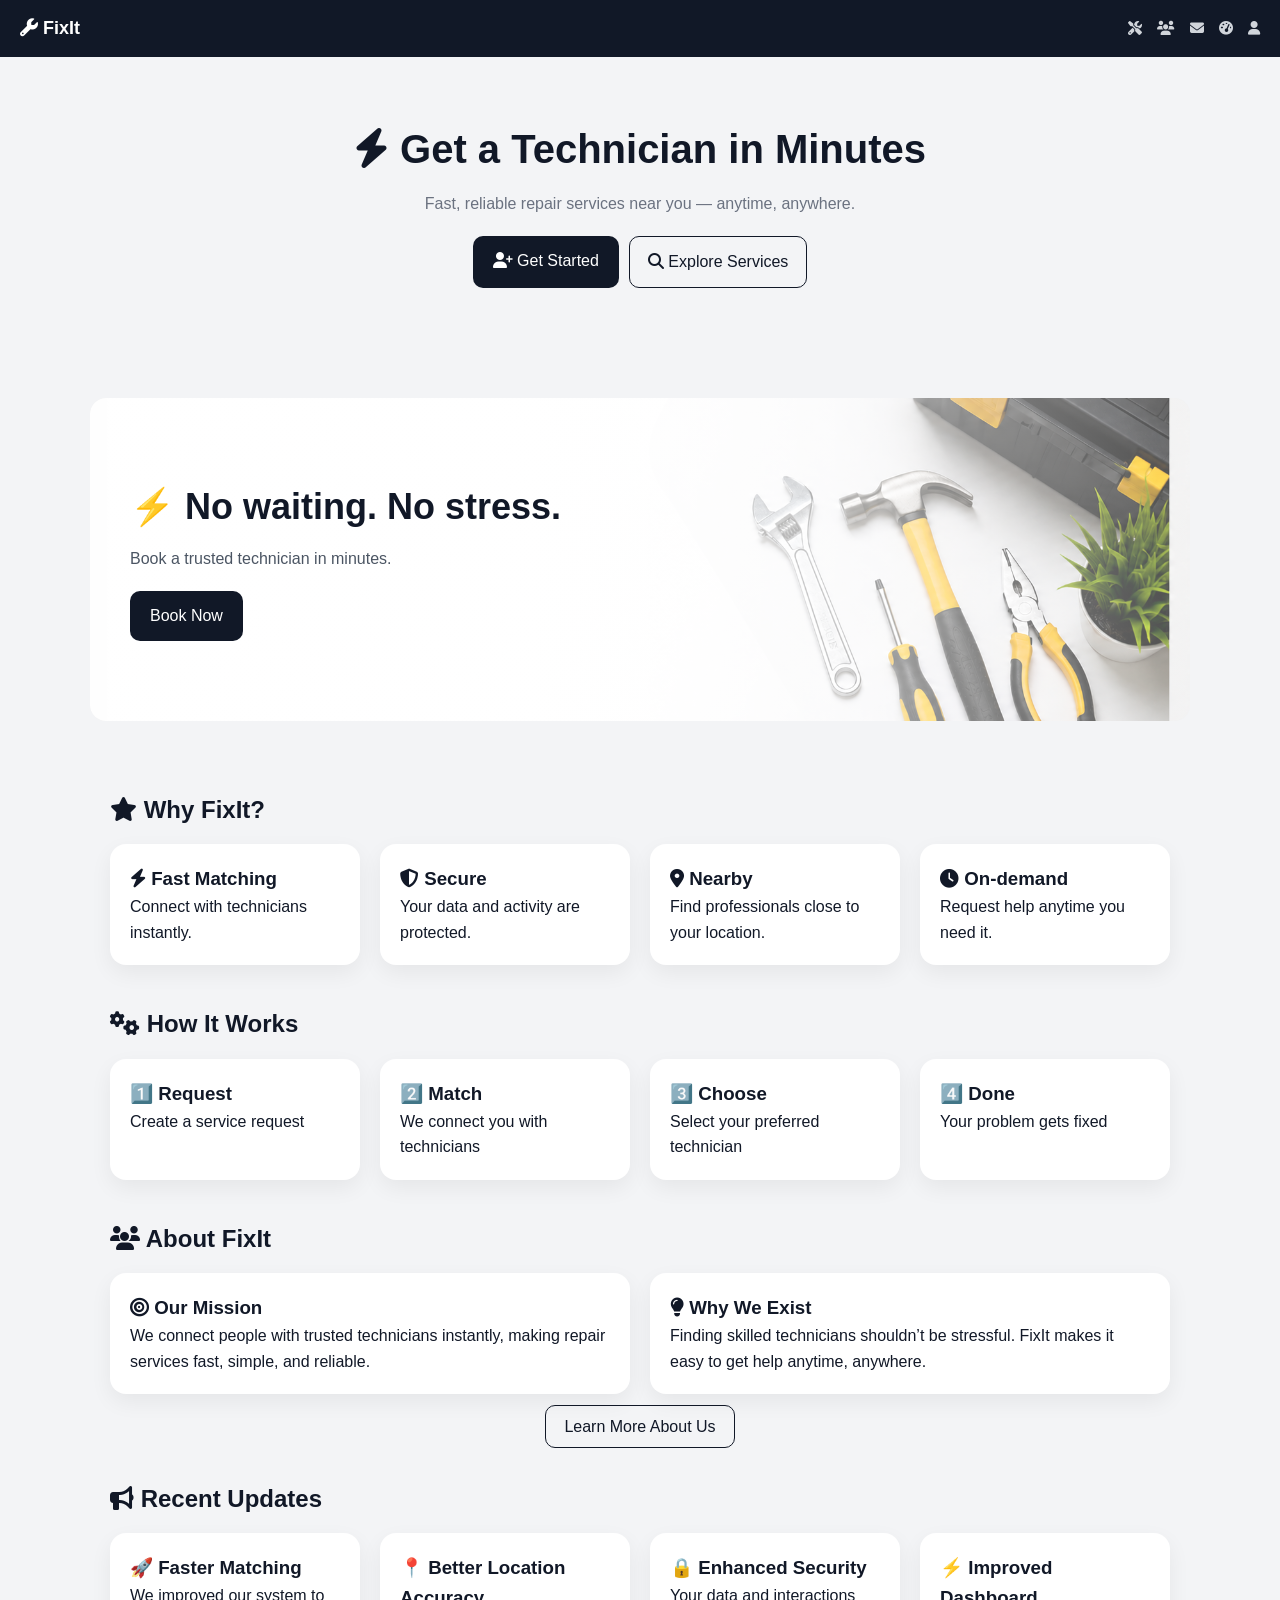
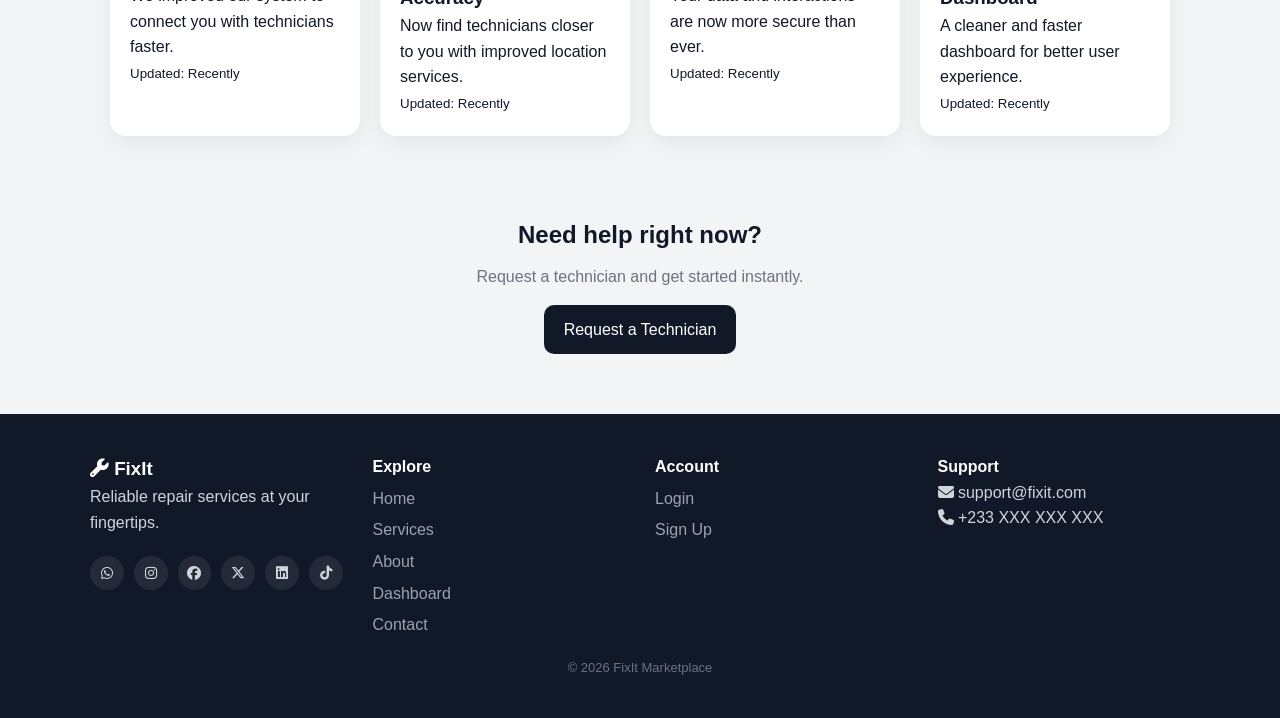
<file: frontend/index.html>
<!DOCTYPE html>
<html lang="en">
<head>
<meta charset="UTF-8">
<title>FixIt Marketplace</title>
<meta name="viewport" content="width=device-width, initial-scale=1.0">

<link rel="stylesheet" href="css/style.css">
<link rel="stylesheet" href="https://cdnjs.cloudflare.com/ajax/libs/font-awesome/6.5.0/css/all.min.css">
</head>

<body>

<!-- NAVBAR -->
<nav class="navbar">
    <h2><i class="fas fa-wrench"></i> FixIt</h2>

    <div>
    
    <a href="services.html" title="Services"><i class="fas fa-tools"></i></a>
    <a href="about.html" title="About"><i class="fas fa-users"></i></a>
    <a href="contact.html" title="Contact"><i class="fas fa-envelope"></i></a>
    <a href="dashboard.html" title="Dashboard"><i class="fas fa-tachometer-alt"></i></a>
    <a href="login.html" title="Login"><i class="fas fa-user"></i></a>
</div>
</nav>

<!-- HERO -->
<section class="hero">
    <h1><i class="fas fa-bolt"></i> Get a Technician in Minutes</h1>

    <p>
        Fast, reliable repair services near you — anytime, anywhere.
    </p>

    <div class="hero-actions">
        <a href="signup.html" class="btn-primary">
            <i class="fas fa-user-plus"></i> Get Started
        </a>

        <a href="services.html" class="btn-outline">
            <i class="fas fa-search"></i> Explore Services
        </a>
    </div>
</section>

<!-- PROMO -->
<section class="promo-banner">
    <div class="banner-content">
        <h2>⚡ No waiting. No stress.</h2>
        <p>Book a trusted technician in minutes.</p>

        <div class="banner-actions">
            <a href="signup.html" class="btn-primary">Book Now</a>
        </div>
    </div>
</section>

<!-- FEATURES -->
<section class="container">
    <h2><i class="fas fa-star"></i> Why FixIt?</h2>

    <div class="grid grid-2">
        <div class="card">
            <h3><i class="fas fa-bolt"></i> Fast Matching</h3>
            <p>Connect with technicians instantly.</p>
        </div>

        <div class="card">
            <h3><i class="fas fa-shield-alt"></i> Secure</h3>
            <p>Your data and activity are protected.</p>
        </div>

        <div class="card">
            <h3><i class="fas fa-map-marker-alt"></i> Nearby</h3>
            <p>Find professionals close to your location.</p>
        </div>

        <div class="card">
            <h3><i class="fas fa-clock"></i> On-demand</h3>
            <p>Request help anytime you need it.</p>
        </div>
    </div>
</section>

<!-- HOW IT WORKS -->
<section class="container">
    <h2><i class="fas fa-cogs"></i> How It Works</h2>

    <div class="grid grid-2">
        <div class="card"><h3>1️⃣ Request</h3><p>Create a service request</p></div>
        <div class="card"><h3>2️⃣ Match</h3><p>We connect you with technicians</p></div>
        <div class="card"><h3>3️⃣ Choose</h3><p>Select your preferred technician</p></div>
        <div class="card"><h3>4️⃣ Done</h3><p>Your problem gets fixed</p></div>
    </div>
</section>

<!-- ABOUT (ADDED) -->
<section class="container">

    <h2><i class="fas fa-users"></i> About FixIt</h2>

    <div class="grid grid-2">

        <div class="card">
            <h3><i class="fas fa-bullseye"></i> Our Mission</h3>
            <p>
                We connect people with trusted technicians instantly,
                making repair services fast, simple, and reliable.
            </p>
        </div>

        <div class="card">
            <h3><i class="fas fa-lightbulb"></i> Why We Exist</h3>
            <p>
                Finding skilled technicians shouldn’t be stressful.
                FixIt makes it easy to get help anytime, anywhere.
            </p>
        </div>

    </div>

    <div style="text-align:center; margin-top:20px;">
        <a href="about.html" class="btn-outline">
            Learn More About Us
        </a>
    </div>

</section>

<!-- RECENT UPDATES (ADDED) -->
<section class="container">

    <h2><i class="fas fa-bullhorn"></i> Recent Updates</h2>

    <div class="grid grid-2">

        <div class="card">
            <h3>🚀 Faster Matching</h3>
            <p>We improved our system to connect you with technicians faster.</p>
            <small>Updated: Recently</small>
        </div>

        <div class="card">
            <h3>📍 Better Location Accuracy</h3>
            <p>Now find technicians closer to you with improved location services.</p>
            <small>Updated: Recently</small>
        </div>

        <div class="card">
            <h3>🔒 Enhanced Security</h3>
            <p>Your data and interactions are now more secure than ever.</p>
            <small>Updated: Recently</small>
        </div>

        <div class="card">
            <h3>⚡ Improved Dashboard</h3>
            <p>A cleaner and faster dashboard for better user experience.</p>
            <small>Updated: Recently</small>
        </div>

    </div>

</section>

<!-- CTA -->
<section class="hero">
    <h2>Need help right now?</h2>

    <p style="color:#6b7280; margin-bottom:15px;">
        Request a technician and get started instantly.
    </p>

    <a href="signup.html" class="btn-primary">
        Request a Technician
    </a>
</section>

<!-- FOOTER -->
<footer class="footer">

    <div class="footer-container">

        <!-- BRAND -->
        <div class="footer-section">
            <h3><i class="fas fa-wrench"></i> FixIt</h3>
            <p>Reliable repair services at your fingertips.</p>

            <div class="social-icons">
                <a href="#" class="whatsapp"><i class="fab fa-whatsapp"></i></a>
                <a href="#" class="instagram"><i class="fab fa-instagram"></i></a>
                <a href="#" class="facebook"><i class="fab fa-facebook"></i></a>
                <a href="#" class="x"><i class="fab fa-x-twitter"></i></a>
                <a href="#" class="linkedin"><i class="fab fa-linkedin"></i></a>
                <a href="#" class="tiktok"><i class="fab fa-tiktok"></i></a>
            </div>
        </div>

        <!-- EXPLORE -->
        <div class="footer-section">
    <h4>Explore</h4>
    <a href="index.html">Home</a>
    <a href="services.html">Services</a>
    <a href="about.html">About</a>
    <a href="dashboard.html">Dashboard</a>
    <a href="contact.html">Contact</a>
</div>

        <!-- ACCOUNT -->
        <div class="footer-section">
            <h4>Account</h4>
            <a href="login.html">Login</a>
            <a href="signup.html">Sign Up</a>
        </div>

        <!-- SUPPORT -->
        <div class="footer-section">
            <h4>Support</h4>
            <p><i class="fas fa-envelope"></i> support@fixit.com</p>
            <p><i class="fas fa-phone"></i> +233 XXX XXX XXX</p>
        </div>

    </div>

    <div class="footer-bottom">
        <p>© 2026 FixIt Marketplace</p>
    </div>

</footer>
<script src="js/config.js"></script>
<script src="js/ui.js"></script>
</body>
</html>
</file>
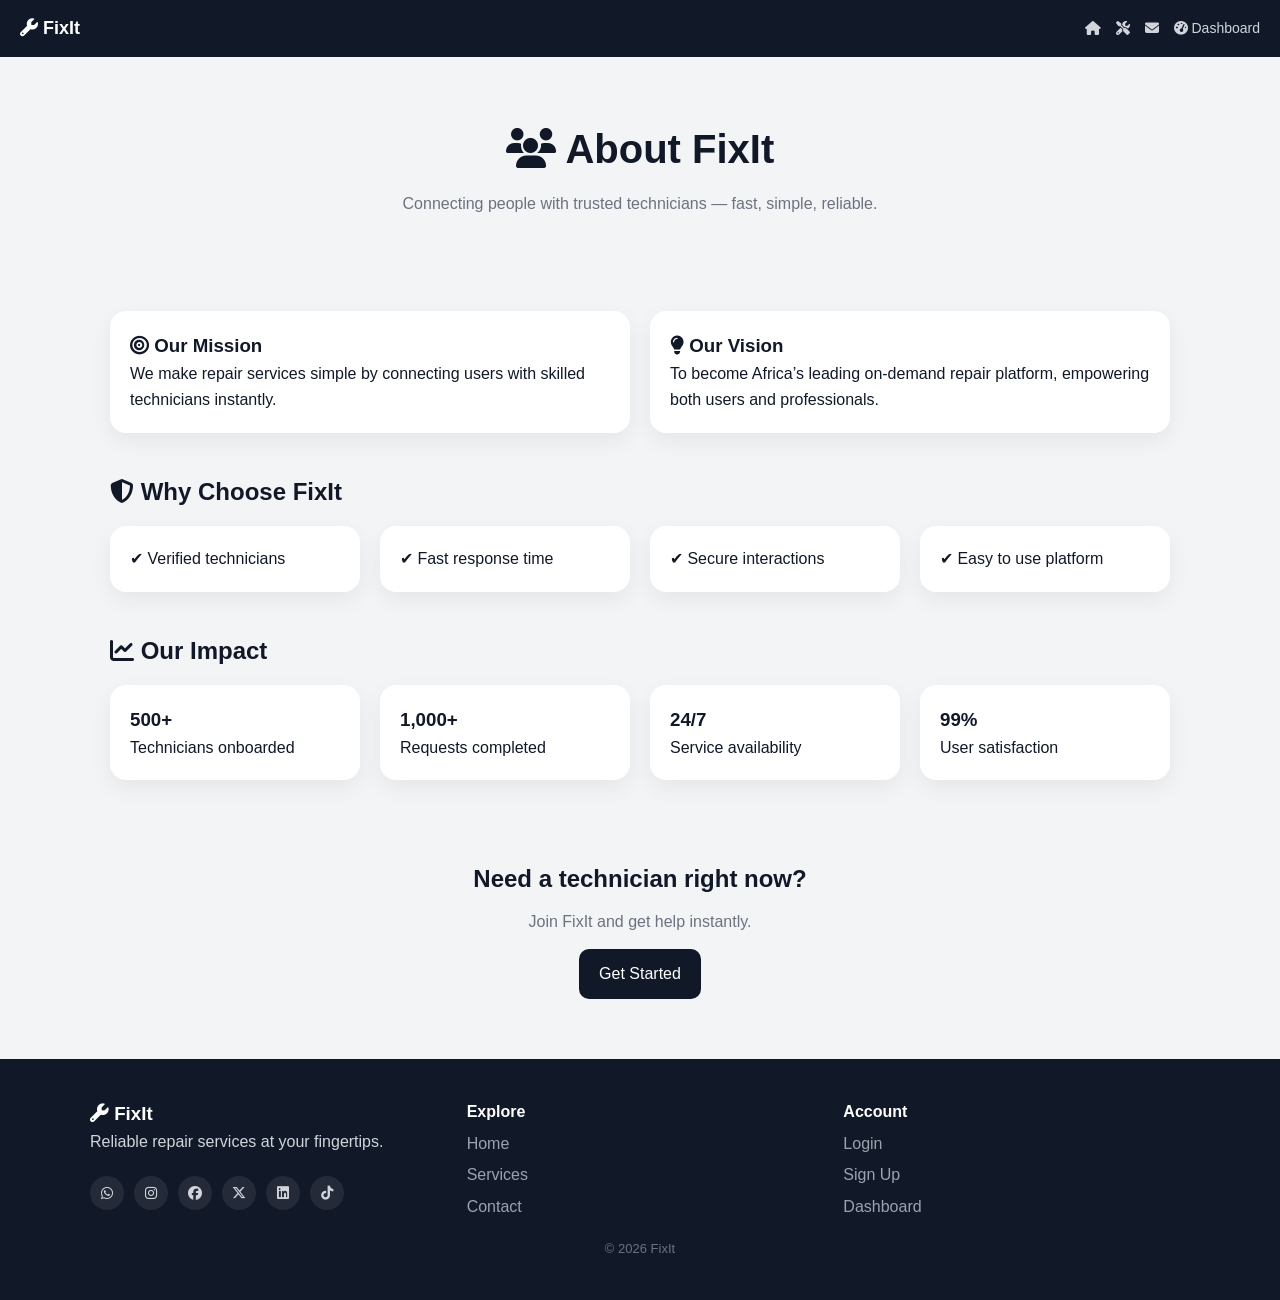
<file: frontend/about.html>
<!DOCTYPE html>
<html lang="en">
<head>
<meta charset="UTF-8">
<title>About - FixIt</title>
<meta name="viewport" content="width=device-width, initial-scale=1.0">

<link rel="stylesheet" href="css/style.css">
<link rel="stylesheet" href="https://cdnjs.cloudflare.com/ajax/libs/font-awesome/6.5.0/css/all.min.css">
</head>

<body>

<!-- NAVBAR -->
<nav class="navbar">
    <h2><i class="fas fa-wrench"></i> FixIt</h2>

    <div>
        <a href="index.html"><i class="fas fa-home"></i></a>
        <a href="services.html"><i class="fas fa-tools"></i></a>
        <a href="contact.html"><i class="fas fa-envelope"></i></a>
        <a href="dashboard.html"><i class="fas fa-tachometer-alt"></i> Dashboard</a>
    </div>
</nav>

<!-- HERO -->
<section class="hero">
    <h1><i class="fas fa-users"></i> About FixIt</h1>
    <p>Connecting people with trusted technicians — fast, simple, reliable.</p>
</section>

<!-- MISSION / VISION -->
<section class="container">
    <div class="grid grid-2">

        <div class="card">
            <h3><i class="fas fa-bullseye"></i> Our Mission</h3>
            <p>
                We make repair services simple by connecting users
                with skilled technicians instantly.
            </p>
        </div>

        <div class="card">
            <h3><i class="fas fa-lightbulb"></i> Our Vision</h3>
            <p>
                To become Africa’s leading on-demand repair platform,
                empowering both users and professionals.
            </p>
        </div>

    </div>
</section>

<!-- WHY US -->
<section class="container">
    <h2><i class="fas fa-shield-alt"></i> Why Choose FixIt</h2>

    <div class="grid grid-2">
        <div class="card">✔ Verified technicians</div>
        <div class="card">✔ Fast response time</div>
        <div class="card">✔ Secure interactions</div>
        <div class="card">✔ Easy to use platform</div>
    </div>
</section>

<!-- STATS -->
<section class="container">
    <h2><i class="fas fa-chart-line"></i> Our Impact</h2>

    <div class="grid grid-2">

        <div class="card">
            <h3>500+</h3>
            <p>Technicians onboarded</p>
        </div>

        <div class="card">
            <h3>1,000+</h3>
            <p>Requests completed</p>
        </div>

        <div class="card">
            <h3>24/7</h3>
            <p>Service availability</p>
        </div>

        <div class="card">
            <h3>99%</h3>
            <p>User satisfaction</p>
        </div>

    </div>
</section>

<!-- CTA -->
<section class="hero">
    <h2>Need a technician right now?</h2>

    <p style="color:#6b7280; margin-bottom:15px;">
        Join FixIt and get help instantly.
    </p>

    <a href="signup.html" class="btn-primary">
        Get Started
    </a>
</section>

<!-- FOOTER -->
<footer class="footer">

    <div class="footer-container">

        <!-- BRAND -->
        <div class="footer-section">
            <h3><i class="fas fa-wrench"></i> FixIt</h3>
            <p>Reliable repair services at your fingertips.</p>

            <!-- SOCIAL ICONS (CORRECT PLACE ✅) -->
            <div class="social-icons">
                <a href="#" class="whatsapp"><i class="fab fa-whatsapp"></i></a>
                <a href="#" class="instagram"><i class="fab fa-instagram"></i></a>
                <a href="#" class="facebook"><i class="fab fa-facebook"></i></a>
                <a href="#" class="x"><i class="fab fa-x-twitter"></i></a>
                <a href="#" class="linkedin"><i class="fab fa-linkedin"></i></a>
                <a href="#" class="tiktok"><i class="fab fa-tiktok"></i></a>
            </div>
        </div>

        <!-- LINKS -->
        <div class="footer-section">
            <h4>Explore</h4>
            <a href="index.html">Home</a>
            <a href="services.html">Services</a>
            <a href="contact.html">Contact</a>
        </div>

        <!-- ACCOUNT -->
        <div class="footer-section">
            <h4>Account</h4>
            <a href="login.html">Login</a>
            <a href="signup.html">Sign Up</a>
            <a href="dashboard.html">Dashboard</a>
        </div>

    </div>

    <div class="footer-bottom">
        <p>© 2026 FixIt</p>
    </div>

</footer>
<script src="js/config.js"></script>
<script src="js/ui.js"></script>
</body>
</html>
</file>
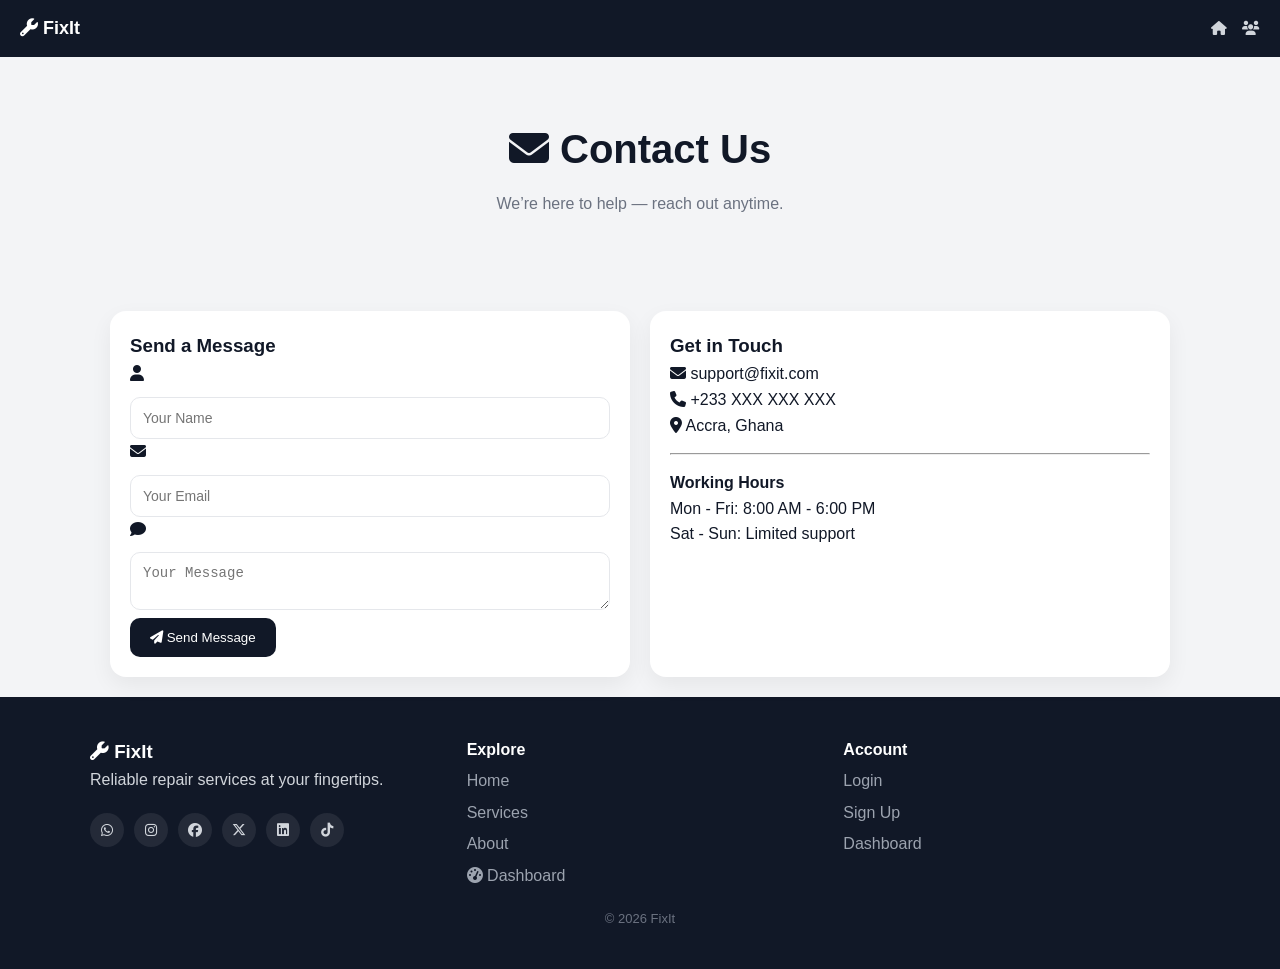
<file: frontend/contact.html>
<!DOCTYPE html>
<html lang="en">
<head>
<meta charset="UTF-8">
<title>Contact - FixIt</title>
<meta name="viewport" content="width=device-width, initial-scale=1.0">

<link rel="stylesheet" href="css/style.css">
<link rel="stylesheet" href="https://cdnjs.cloudflare.com/ajax/libs/font-awesome/6.5.0/css/all.min.css">
</head>

<body>

<!-- NAVBAR -->
<nav class="navbar">
    <h2><i class="fas fa-wrench"></i> FixIt</h2>

    <div>
        <a href="index.html"><i class="fas fa-home"></i></a>
        <a href="about.html"><i class="fas fa-users"></i></a>
    </div>
</nav>

<!-- HERO -->
<section class="hero">
    <h1><i class="fas fa-envelope"></i> Contact Us</h1>
    <p>We’re here to help — reach out anytime.</p>
</section>

<!-- CONTACT SECTION -->
<section class="container">

<div class="grid grid-2">

    <!-- FORM -->
    <div class="card">

        <h3>Send a Message</h3>

        <div class="input-group">
            <i class="fas fa-user"></i>
            <input id="name" placeholder="Your Name">
        </div>

        <div class="input-group">
            <i class="fas fa-envelope"></i>
            <input id="email" placeholder="Your Email">
        </div>

        <div class="input-group">
            <i class="fas fa-comment"></i>
            <textarea id="message" placeholder="Your Message"></textarea>
        </div>

        <button onclick="sendMessage()">
            <i class="fas fa-paper-plane"></i> Send Message
        </button>

    </div>

    <!-- CONTACT INFO -->
    <div class="card">

        <h3>Get in Touch</h3>

        <p><i class="fas fa-envelope"></i> support@fixit.com</p>
        <p><i class="fas fa-phone"></i> +233 XXX XXX XXX</p>
        <p><i class="fas fa-map-marker-alt"></i> Accra, Ghana</p>

        <hr style="margin:15px 0;">

        <h4>Working Hours</h4>
        <p>Mon - Fri: 8:00 AM - 6:00 PM</p>
        <p>Sat - Sun: Limited support</p>

    </div>

</div>

</section>

<!-- FOOTER -->
<footer class="footer">

    <div class="footer-container">

        <!-- BRAND -->
        <div class="footer-section">
            <h3><i class="fas fa-wrench"></i> FixIt</h3>
            <p>Reliable repair services at your fingertips.</p>

            <!-- SOCIAL ICONS (CORRECT PLACE ✅) -->
            <div class="social-icons">
                <a href="#" class="whatsapp"><i class="fab fa-whatsapp"></i></a>
                <a href="#" class="instagram"><i class="fab fa-instagram"></i></a>
                <a href="#" class="facebook"><i class="fab fa-facebook"></i></a>
                <a href="#" class="x"><i class="fab fa-x-twitter"></i></a>
                <a href="#" class="linkedin"><i class="fab fa-linkedin"></i></a>
                <a href="#" class="tiktok"><i class="fab fa-tiktok"></i></a>
            </div>
        </div>

        <!-- LINKS -->
        <div class="footer-section">
            <h4>Explore</h4>
            <a href="index.html">Home</a>
            <a href="services.html">Services</a>
            <a href="about.html">About</a>
            <a href="dashboard.html"><i class="fas fa-tachometer-alt"></i> Dashboard</a>
        </div>

        <!-- ACCOUNT -->
        <div class="footer-section">
            <h4>Account</h4>
            <a href="login.html">Login</a>
            <a href="signup.html">Sign Up</a>
            <a href="dashboard.html">Dashboard</a>
        </div>

    </div>

    <div class="footer-bottom">
        <p>© 2026 FixIt</p>
    </div>

</footer>

<script>
function sendMessage() {
    alert("✅ Message sent! We’ll get back to you soon.");
}
</script>
<script src="js/config.js"></script>
<script src="js/ui.js"></script>
</body>
</html>
</file>
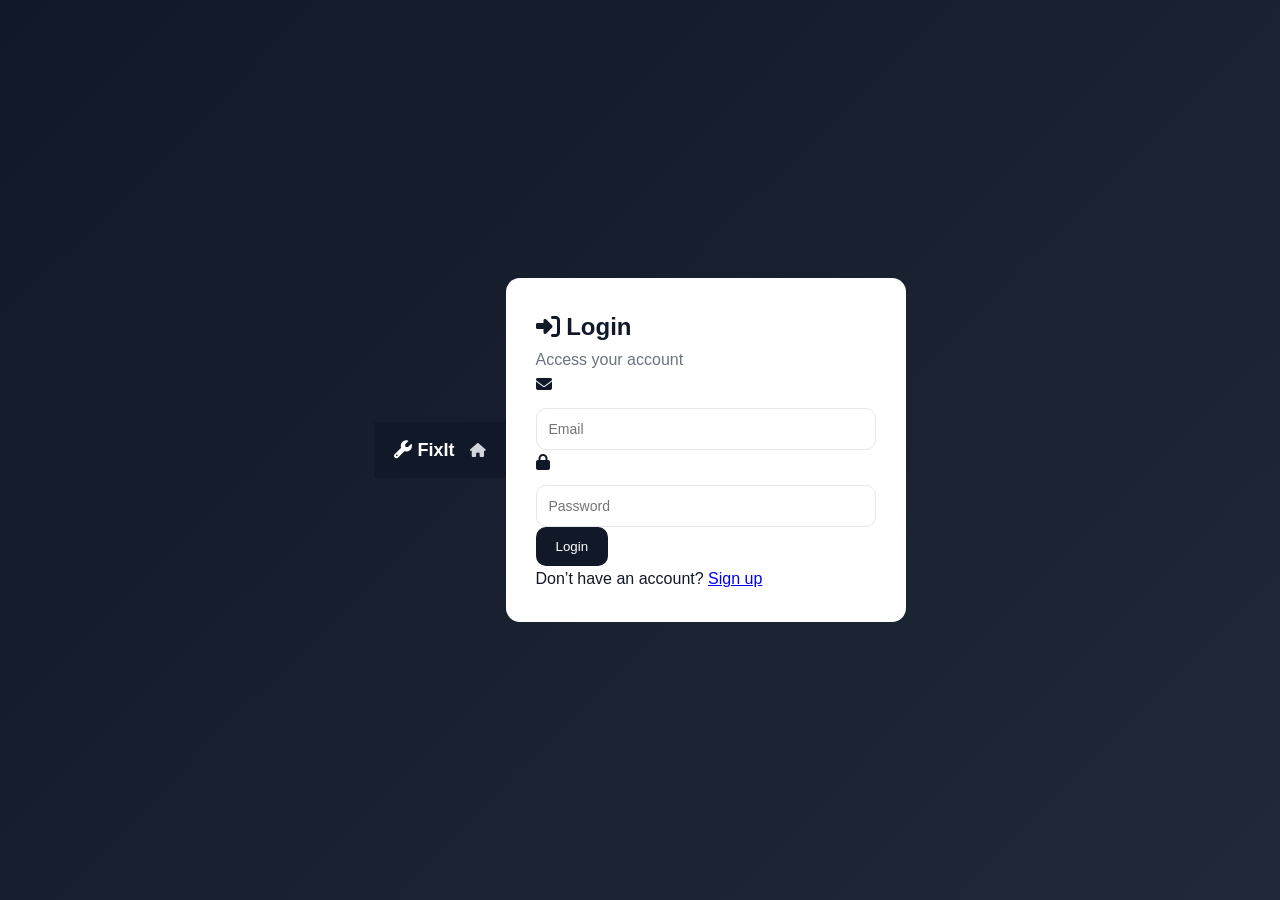
<file: frontend/login.html>
<!DOCTYPE html>
<html lang="en">
<head>
<meta charset="UTF-8">
<title>Login - FixIt</title>
<meta name="viewport" content="width=device-width, initial-scale=1.0">

<link rel="stylesheet" href="css/style.css">
<link rel="stylesheet" href="https://cdnjs.cloudflare.com/ajax/libs/font-awesome/6.5.0/css/all.min.css">
</head>

<body class="auth-body">

<!-- NAVBAR -->
<nav class="navbar">
    <h2><i class="fas fa-wrench"></i> FixIt</h2>
    <div>
        <a href="index.html"><i class="fas fa-home"></i></a>
    </div>
</nav>

<!-- LOGIN -->
<div class="auth-card">

    <h2><i class="fas fa-sign-in-alt"></i> Login</h2>
    <p style="color:#6b7280;">Access your account</p>

    <!-- ✅ USE FORM -->
    <form onsubmit="login(event)">

        <div class="input-group">
            <i class="fas fa-envelope"></i>
            <input id="email" type="email" placeholder="Email" required>
        </div>

        <div class="input-group">
            <i class="fas fa-lock"></i>
            <input id="password" type="password" placeholder="Password" required>
        </div>

        <!-- ✅ BUTTON TYPE FIX -->
        <button type="submit">
            Login
        </button>

    </form>

    <p class="auth-link">
        Don’t have an account?
        <a href="signup.html">Sign up</a>
    </p>

</div>

<script src="js/config.js"></script>
<script src="js/auth.js"></script>
<script src="js/ui.js"></script>
</body>
</file>
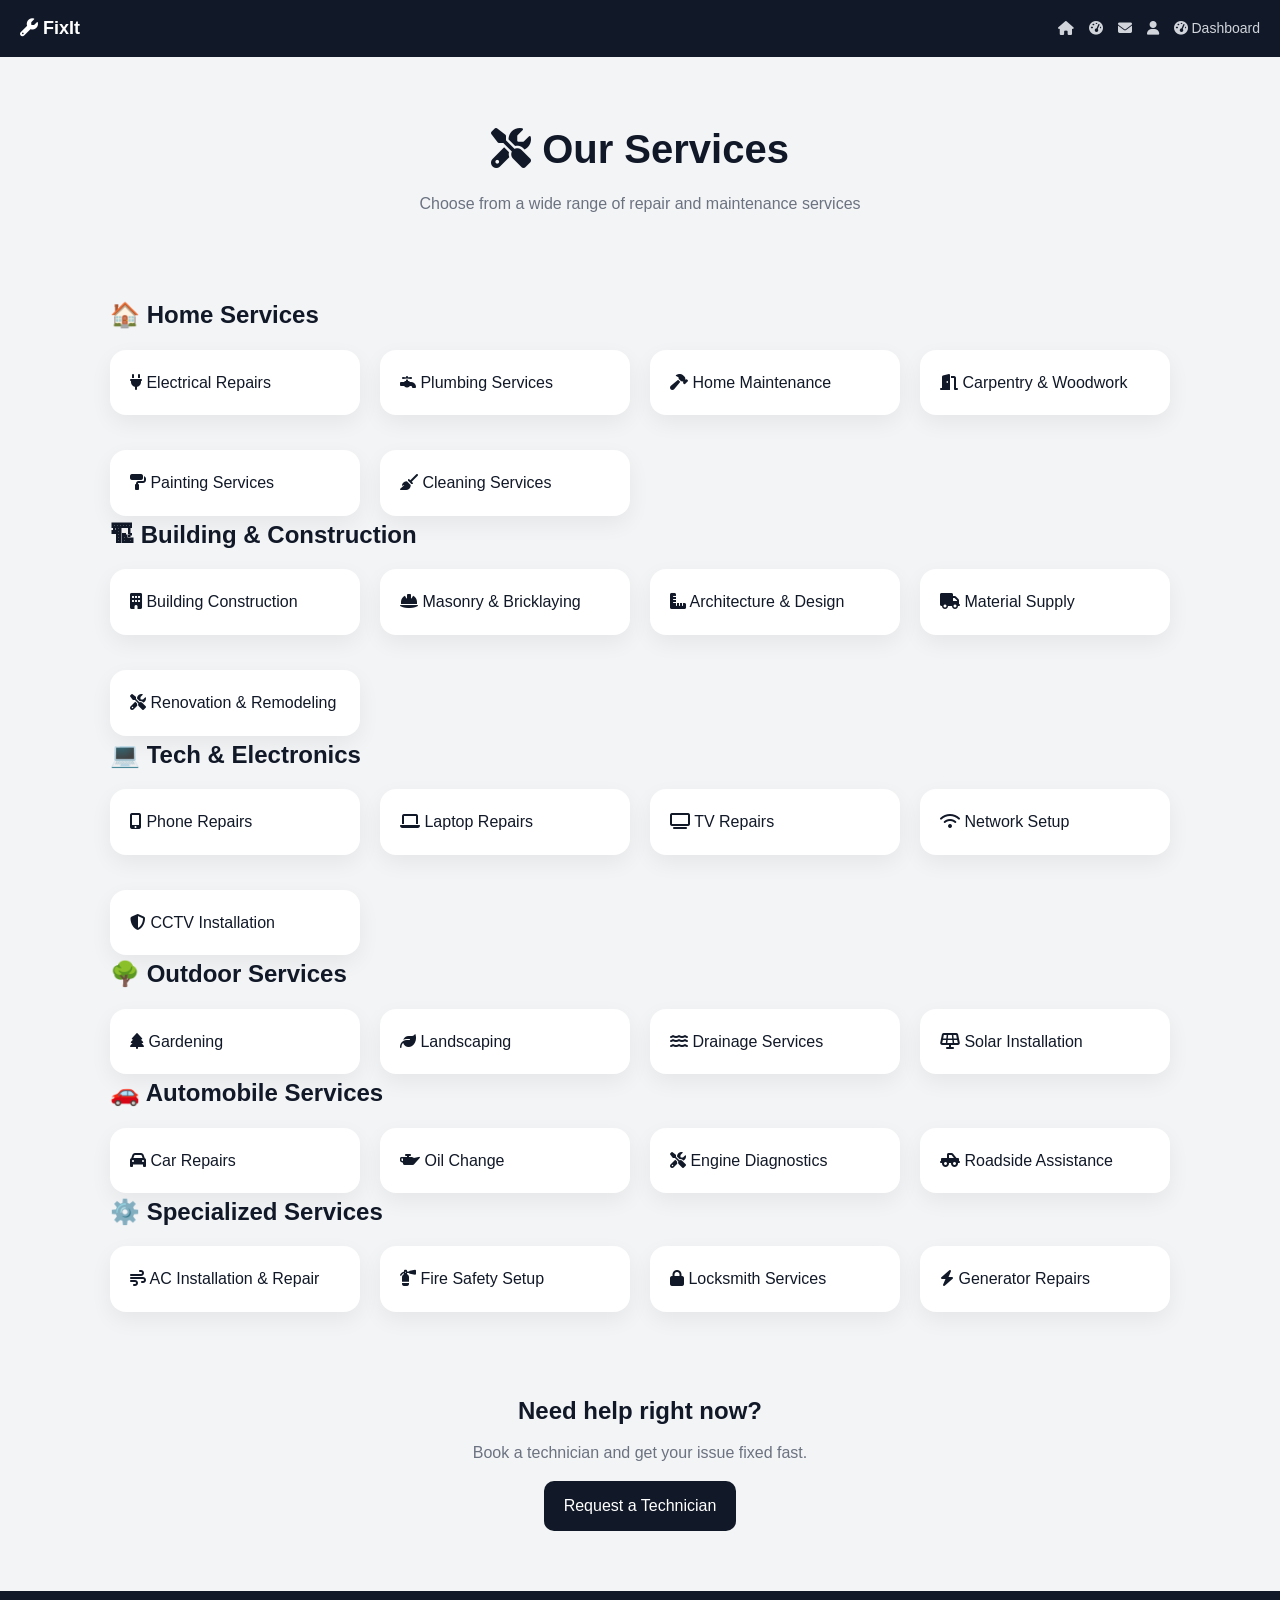
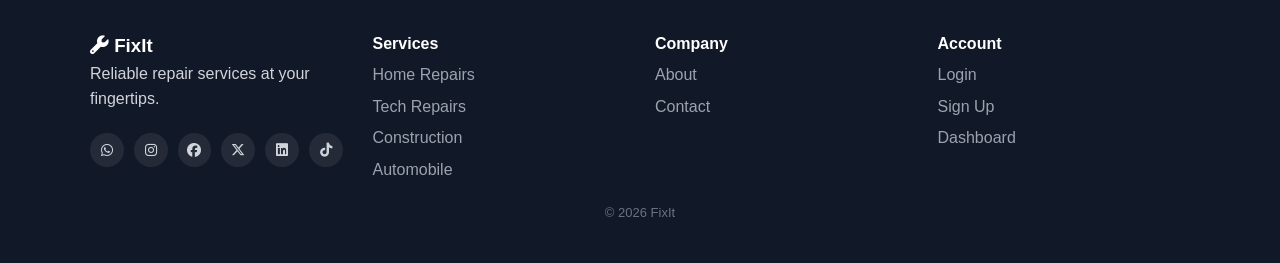
<file: frontend/services.html>
<!DOCTYPE html>
<html lang="en">
<head>
<meta charset="UTF-8">
<title>Services - FixIt</title>
<meta name="viewport" content="width=device-width, initial-scale=1.0">

<link rel="stylesheet" href="css/style.css">
<link rel="stylesheet" href="https://cdnjs.cloudflare.com/ajax/libs/font-awesome/6.5.0/css/all.min.css">
</head>

<body>

<!-- NAVBAR -->
<nav class="navbar">
    <h2><i class="fas fa-wrench"></i> FixIt</h2>

    <div>
        <a href="index.html"><i class="fas fa-home"></i></a>
        <a href="dashboard.html"><i class="fas fa-tachometer-alt"></i></a>
        <a href="contact.html"><i class="fas fa-envelope"></i></a>
        <a href="login.html"><i class="fas fa-user"></i></a>
        <a href="dashboard.html"><i class="fas fa-tachometer-alt"></i> Dashboard</a>
    </div>
</nav>

<!-- HERO -->
<section class="hero">
    <h1><i class="fas fa-tools"></i> Our Services</h1>
    <p>Choose from a wide range of repair and maintenance services</p>
</section>

<section class="container">

<!-- HOME SERVICES -->
<h2>🏠 Home Services</h2>
<div class="grid grid-2">
<div class="card"><i class="fas fa-plug"></i> Electrical Repairs</div>
<div class="card"><i class="fas fa-faucet"></i> Plumbing Services</div>
<div class="card"><i class="fas fa-hammer"></i> Home Maintenance</div>
<div class="card"><i class="fas fa-door-open"></i> Carpentry & Woodwork</div>
<div class="card"><i class="fas fa-paint-roller"></i> Painting Services</div>
<div class="card"><i class="fas fa-broom"></i> Cleaning Services</div>
</div>

<!-- BUILDING -->
<h2>🏗 Building & Construction</h2>
<div class="grid grid-2">
<div class="card"><i class="fas fa-building"></i> Building Construction</div>
<div class="card"><i class="fas fa-hard-hat"></i> Masonry & Bricklaying</div>
<div class="card"><i class="fas fa-ruler-combined"></i> Architecture & Design</div>
<div class="card"><i class="fas fa-truck"></i> Material Supply</div>
<div class="card"><i class="fas fa-tools"></i> Renovation & Remodeling</div>
</div>

<!-- TECH -->
<h2>💻 Tech & Electronics</h2>
<div class="grid grid-2">
<div class="card"><i class="fas fa-mobile-alt"></i> Phone Repairs</div>
<div class="card"><i class="fas fa-laptop"></i> Laptop Repairs</div>
<div class="card"><i class="fas fa-tv"></i> TV Repairs</div>
<div class="card"><i class="fas fa-wifi"></i> Network Setup</div>
<div class="card"><i class="fas fa-shield-alt"></i> CCTV Installation</div>
</div>

<!-- OUTDOOR -->
<h2>🌳 Outdoor Services</h2>
<div class="grid grid-2">
<div class="card"><i class="fas fa-tree"></i> Gardening</div>
<div class="card"><i class="fas fa-leaf"></i> Landscaping</div>
<div class="card"><i class="fas fa-water"></i> Drainage Services</div>
<div class="card"><i class="fas fa-solar-panel"></i> Solar Installation</div>
</div>

<!-- AUTO -->
<h2>🚗 Automobile Services</h2>
<div class="grid grid-2">
<div class="card"><i class="fas fa-car"></i> Car Repairs</div>
<div class="card"><i class="fas fa-oil-can"></i> Oil Change</div>
<div class="card"><i class="fas fa-tools"></i> Engine Diagnostics</div>
<div class="card"><i class="fas fa-truck-pickup"></i> Roadside Assistance</div>
</div>

<!-- SPECIAL -->
<h2>⚙️ Specialized Services</h2>
<div class="grid grid-2">
<div class="card"><i class="fas fa-wind"></i> AC Installation & Repair</div>
<div class="card"><i class="fas fa-fire-extinguisher"></i> Fire Safety Setup</div>
<div class="card"><i class="fas fa-lock"></i> Locksmith Services</div>
<div class="card"><i class="fas fa-bolt"></i> Generator Repairs</div>
</div>

</section>

<!-- CTA -->
<section class="hero">
    <h2>Need help right now?</h2>
    <p style="color:#6b7280; margin-bottom:15px;">
        Book a technician and get your issue fixed fast.
    </p>

    <a href="signup.html" class="btn-primary">
        Request a Technician
    </a>
</section>

<!-- FOOTER -->
<footer class="footer">

    <div class="footer-container">

        <!-- BRAND -->
        <div class="footer-section">
            <h3><i class="fas fa-wrench"></i> FixIt</h3>
            <p>Reliable repair services at your fingertips.</p>

            <div class="social-icons">
                <a href="#" class="whatsapp"><i class="fab fa-whatsapp"></i></a>
                <a href="#" class="instagram"><i class="fab fa-instagram"></i></a>
                <a href="#" class="facebook"><i class="fab fa-facebook"></i></a>
                <a href="#" class="x"><i class="fab fa-x-twitter"></i></a>
                <a href="#" class="linkedin"><i class="fab fa-linkedin"></i></a>
                <a href="#" class="tiktok"><i class="fab fa-tiktok"></i></a>
            </div>
        </div>

        <!-- SERVICES -->
        <div class="footer-section">
            <h4>Services</h4>
            <a href="#">Home Repairs</a>
            <a href="#">Tech Repairs</a>
            <a href="#">Construction</a>
            <a href="#">Automobile</a>
        </div>

        <!-- COMPANY -->
        <div class="footer-section">
            <h4>Company</h4>
            <a href="about.html">About</a>
            <a href="contact.html">Contact</a>
        </div>

        <!-- ACCOUNT -->
        <div class="footer-section">
            <h4>Account</h4>
            <a href="login.html">Login</a>
            <a href="signup.html">Sign Up</a>
            <a href="dashboard.html">Dashboard</a>
        </div>

    </div>

    <div class="footer-bottom">
        <p>© 2026 FixIt </p>
    </div>

</footer>
<script src="js/config.js"></script>
<script src="js/ui.js"></script>
</body>
</html>
</file>
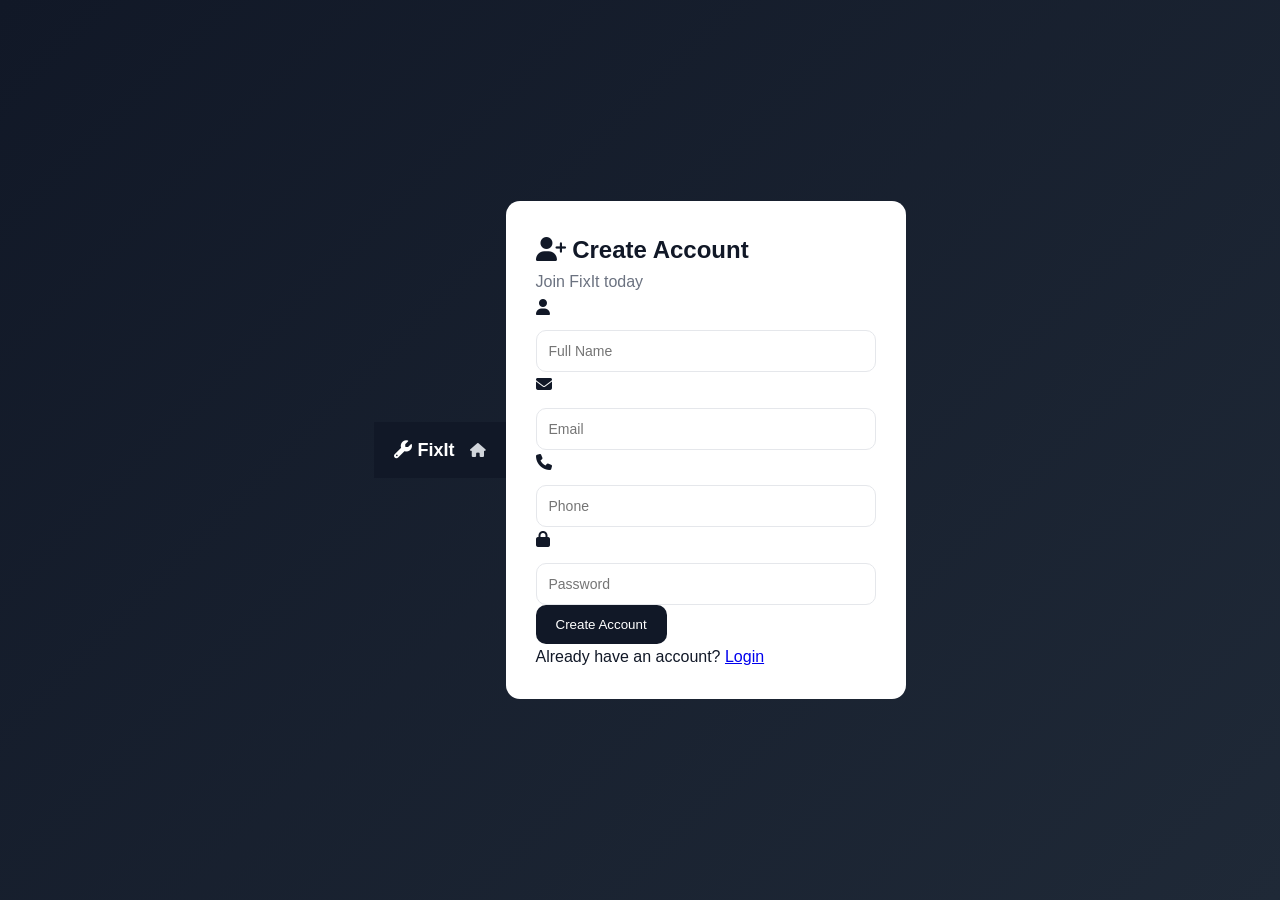
<file: frontend/signup.html>
<!DOCTYPE html>
<html lang="en">
<head>
<meta charset="UTF-8">
<title>Sign Up - FixIt</title>
<meta name="viewport" content="width=device-width, initial-scale=1.0">

<link rel="stylesheet" href="css/style.css">
<link rel="stylesheet" href="https://cdnjs.cloudflare.com/ajax/libs/font-awesome/6.5.0/css/all.min.css">
</head>

<body class="auth-body">

<!-- NAVBAR -->
<nav class="navbar">
    <h2><i class="fas fa-wrench"></i> FixIt</h2>
    <div>
        <a href="index.html"><i class="fas fa-home"></i></a>
    </div>
</nav>

<!-- SIGNUP -->
<div class="auth-card">

    <h2><i class="fas fa-user-plus"></i> Create Account</h2>
    <p style="color:#6b7280;">Join FixIt today</p>

    <!-- ✅ USE FORM -->
    <form onsubmit="signup(event)">

        <div class="input-group">
            <i class="fas fa-user"></i>
            <input id="name" type="text" placeholder="Full Name" required>
        </div>

        <div class="input-group">
            <i class="fas fa-envelope"></i>
            <input id="email" type="email" placeholder="Email" required>
        </div>

        <div class="input-group">
            <i class="fas fa-phone"></i>
            <input id="phone" type="text" placeholder="Phone" required>
        </div>

        <div class="input-group">
            <i class="fas fa-lock"></i>
            <input id="password" type="password" placeholder="Password" required>
        </div>

        <!-- ✅ BUTTON FIX -->
        <button type="submit">
            Create Account
        </button>

    </form>

    <p class="auth-link">
        Already have an account?
        <a href="login.html">Login</a>
    </p>

</div>

<script src="js/config.js"></script>
<script src="js/auth.js"></script>
<script src="js/ui.js"></script>

</body>
</html>
</file>
<file: frontend/css/style.css>
/* =========================
   RESET + BASE
========================= */
* {
    box-sizing: border-box;
    margin: 0;
    padding: 0;
}

body {
    font-family: 'Inter', 'Segoe UI', sans-serif;
    background: #f3f4f6;
    color: #111827;
    line-height: 1.6;
    animation: fadeIn 0.4s ease;
}

/* =========================
   NAVBAR
========================= */
.navbar {
    display: flex;
    justify-content: space-between;
    align-items: center;
    background: #111827;
    color: white;
    padding: 14px 20px;
    position: sticky;
    top: 0;
    z-index: 1000;
}

.navbar h2 {
    font-size: 18px;
}

.navbar div {
    display: flex;
    align-items: center;
}

.navbar a {
    color: #d1d5db;
    margin-left: 15px;
    text-decoration: none;
    font-size: 14px;
    transition: 0.2s;
}

.navbar a:hover {
    color: white;
}

/* =========================
   CONTAINER
========================= */
.container {
    max-width: 1100px;
    margin: auto;
    padding: 20px;
}

/* =========================
   HERO
========================= */
.hero {
    text-align: center;
    padding: 60px 20px;
}

.hero h1 {
    font-size: 40px;
    font-weight: 700;
}

.hero p {
    color: #6b7280;
    margin-top: 10px;
}

/* HERO BUTTONS */
.hero-actions {
    margin-top: 20px;
    display: flex;
    justify-content: center;
    gap: 10px;
    flex-wrap: wrap;
}

/* =========================
   PROMO BANNER (IMAGE)
========================= */
.promo-banner {
    position: relative;
    display: flex;
    align-items: center;
    padding: 80px 40px;
    margin: 50px auto;
    max-width: 1100px;
    border-radius: 16px;
    overflow: hidden;

    background: url("../images/banner.png") no-repeat center right;
    background-size: cover;

    color: #111827;
}

/* OVERLAY */
.promo-banner::before {
    content: "";
    position: absolute;
    inset: 0;
    background: linear-gradient(
        to right,
        rgba(255,255,255,0.95) 40%,
        rgba(255,255,255,0.3) 100%
    );
}

/* CONTENT */
.banner-content {
    position: relative;
    max-width: 500px;
    z-index: 2;
}

/* TEXT */
.promo-banner h2 {
    font-size: 36px;
    font-weight: 700;
    margin-bottom: 10px;
}

.promo-banner p {
    margin-bottom: 20px;
    color: #4b5563;
}

/* BUTTON GROUP */
.banner-actions {
    display: flex;
    gap: 10px;
    flex-wrap: wrap;
}

/* =========================
   BUTTONS
========================= */
button, .btn-primary {
    background: #111827;
    color: white;
    padding: 12px 20px;
    border-radius: 10px;
    border: none;
    cursor: pointer;
    transition: all 0.25s ease;
    font-weight: 500;
}

.btn-primary {
    text-decoration: none;
    display: inline-block;
}

button:hover, .btn-primary:hover {
    background: #000;
    transform: translateY(-2px);
    box-shadow: 0 6px 12px rgba(0,0,0,0.15);
}

button:active {
    transform: scale(0.96);
}

/* OUTLINE BUTTON */
.btn-outline {
    padding: 12px 18px;
    border-radius: 10px;
    border: 1px solid #111827;
    color: #111827;
    text-decoration: none;
    transition: 0.2s;
}

.btn-outline:hover {
    background: #111827;
    color: white;
}

/* =========================
   CARDS
========================= */
.card {
    background: white;
    padding: 20px;
    border-radius: 16px;
    box-shadow: 0 8px 22px rgba(0,0,0,0.06);
    transition: all 0.25s ease;
    margin-top: 15px;
    animation: slideUp 0.3s ease;
}

.card:hover {
    transform: translateY(-6px);
    box-shadow: 0 12px 28px rgba(0,0,0,0.1);
}

/* =========================
   GRID
========================= */
.grid {
    display: grid;
    gap: 20px;
}

.grid-2 {
    grid-template-columns: repeat(auto-fit, minmax(250px, 1fr));
}

/* =========================
   INPUTS
========================= */
input, textarea {
    width: 100%;
    margin-top: 10px;
    padding: 12px;
    border-radius: 10px;
    border: 1px solid #e5e7eb;
    font-size: 14px;
}

input:focus, textarea:focus {
    outline: none;
    border-color: #111827;
}

/* =========================
   AUTH
========================= */
.auth-body {
    background: linear-gradient(135deg, #111827, #1f2937);
    height: 100vh;
    display: flex;
    justify-content: center;
    align-items: center;
}

.auth-card {
    background: white;
    padding: 30px;
    border-radius: 14px;
    width: 100%;
    max-width: 400px;
}

/* =========================
   FOOTER
========================= */
.footer {
    background: #111827;
    color: #d1d5db;
    padding: 40px 20px;
}

.footer-container {
    display: grid;
    grid-template-columns: repeat(auto-fit, minmax(200px, 1fr));
    gap: 30px;
    max-width: 1100px;
    margin: auto;
}

.footer-section h3,
.footer-section h4 {
    color: white;
}

.footer-section a {
    display: block;
    color: #9ca3af;
    text-decoration: none;
    margin-top: 6px;
}

.footer-section a:hover {
    color: white;
}

.footer-bottom {
    text-align: center;
    margin-top: 20px;
    font-size: 13px;
    color: #6b7280;
}
/* =========================
   SOCIAL ICONS (SOFT + CLEAN)
========================= */
.social-icons {
    margin-top: 10px;
    display: flex;
    gap: 10px;
}

/* BASE STYLE */
.social-icons a {
    display: flex;
    align-items: center;
    justify-content: center;
    width: 34px;       /* smaller */
    height: 34px;
    border-radius: 50%;
    font-size: 14px;   /* smaller icon */
    text-decoration: none;
    background: rgba(255,255,255,0.08);  /* matches footer */
    color: #d1d5db;  /* soft gray */
    transition: all 0.25s ease;
}

/* HOVER (subtle brand hint) */
.social-icons a:hover {
    transform: translateY(-2px);
    color: white;
}

/* INDIVIDUAL HOVER COLORS (SOFT, NOT LOUD) */
.social-icons a.whatsapp:hover {
    background: rgba(37,211,102,0.2);
}

.social-icons a.instagram:hover {
    background: rgba(214,41,118,0.2);
}

.social-icons a.facebook:hover {
    background: rgba(24,119,242,0.2);
}

.social-icons a.x:hover {
    background: rgba(255,255,255,0.15);
}

.social-icons a.linkedin:hover {
    background: rgba(10,102,194,0.2);
}

.social-icons a.tiktok:hover {
    background: rgba(255,255,255,0.15);
}

/* SOCIAL INSIDE FOOTER */
.footer .social-icons {
    margin-top: 15px;
}
/* =========================
   ANIMATIONS
========================= */
@keyframes fadeIn {
    from { opacity: 0; }
    to { opacity: 1; }
}

@keyframes slideUp {
    from {
        opacity: 0;
        transform: translateY(12px);
    }
    to {
        opacity: 1;
        transform: translateY(0);
    }
}

/* =========================
   MOBILE
========================= */
@media (max-width: 768px) {

    .navbar {
        flex-direction: column;
        align-items: flex-start;
    }

    .navbar div {
        margin-top: 10px;
        flex-wrap: wrap;
    }

    .hero {
        padding: 40px 15px;
    }

    .hero h1 {
        font-size: 24px;
    }

    .promo-banner {
        padding: 40px 20px;
        background-position: center;
    }

    .promo-banner::before {
        background: rgba(255,255,255,0.95);
    }

    .promo-banner h2 {
        font-size: 24px;
    }

    button, .btn-primary {
        width: 100%;
        margin-top: 10px;
    }

}


/* =========================
   DASHBOARD LISTS (RESPONSIVE)
========================= */
ul {
    list-style: none;
    padding: 0;
    margin: 0;
}

/* LIST ITEM */
ul li {
    background: #f9fafb;
    padding: 14px 16px;
    border-radius: 12px;
    margin-top: 12px;
    font-size: 14px;

    display: flex;
    justify-content: space-between;
    align-items: center;
    gap: 10px;

    transition: all 0.2s ease;
}

/* HOVER (desktop only feel) */
ul li:hover {
    background: #f3f4f6;
}

/* TEXT WRAP */
ul li span:first-child {
    flex: 1;
    word-break: break-word;
}

/* =========================
   STATUS BADGES
========================= */
.status {
    padding: 5px 10px;
    border-radius: 999px;
    font-size: 12px;
    font-weight: 500;
    white-space: nowrap;
}

/* STATUS COLORS */
.status.pending {
    background: #fef3c7;
    color: #92400e;
}

.status.assigned {
    background: #dbeafe;
    color: #1e40af;
}

.status.completed {
    background: #dcfce7;
    color: #166534;
}

/* =========================
   MOBILE OPTIMIZATION
========================= */
@media (max-width: 768px) {

    ul li {
        flex-direction: column;
        align-items: flex-start;
        padding: 14px;
    }

    .status {
        margin-top: 6px;
    }
}

/* =========================
   EXTRA SMALL DEVICES
========================= */
@media (max-width: 480px) {

    ul li {
        font-size: 13px;
        padding: 12px;
    }

    .status {
        font-size: 11px;
        padding: 4px 8px;
    }
}
</file>
